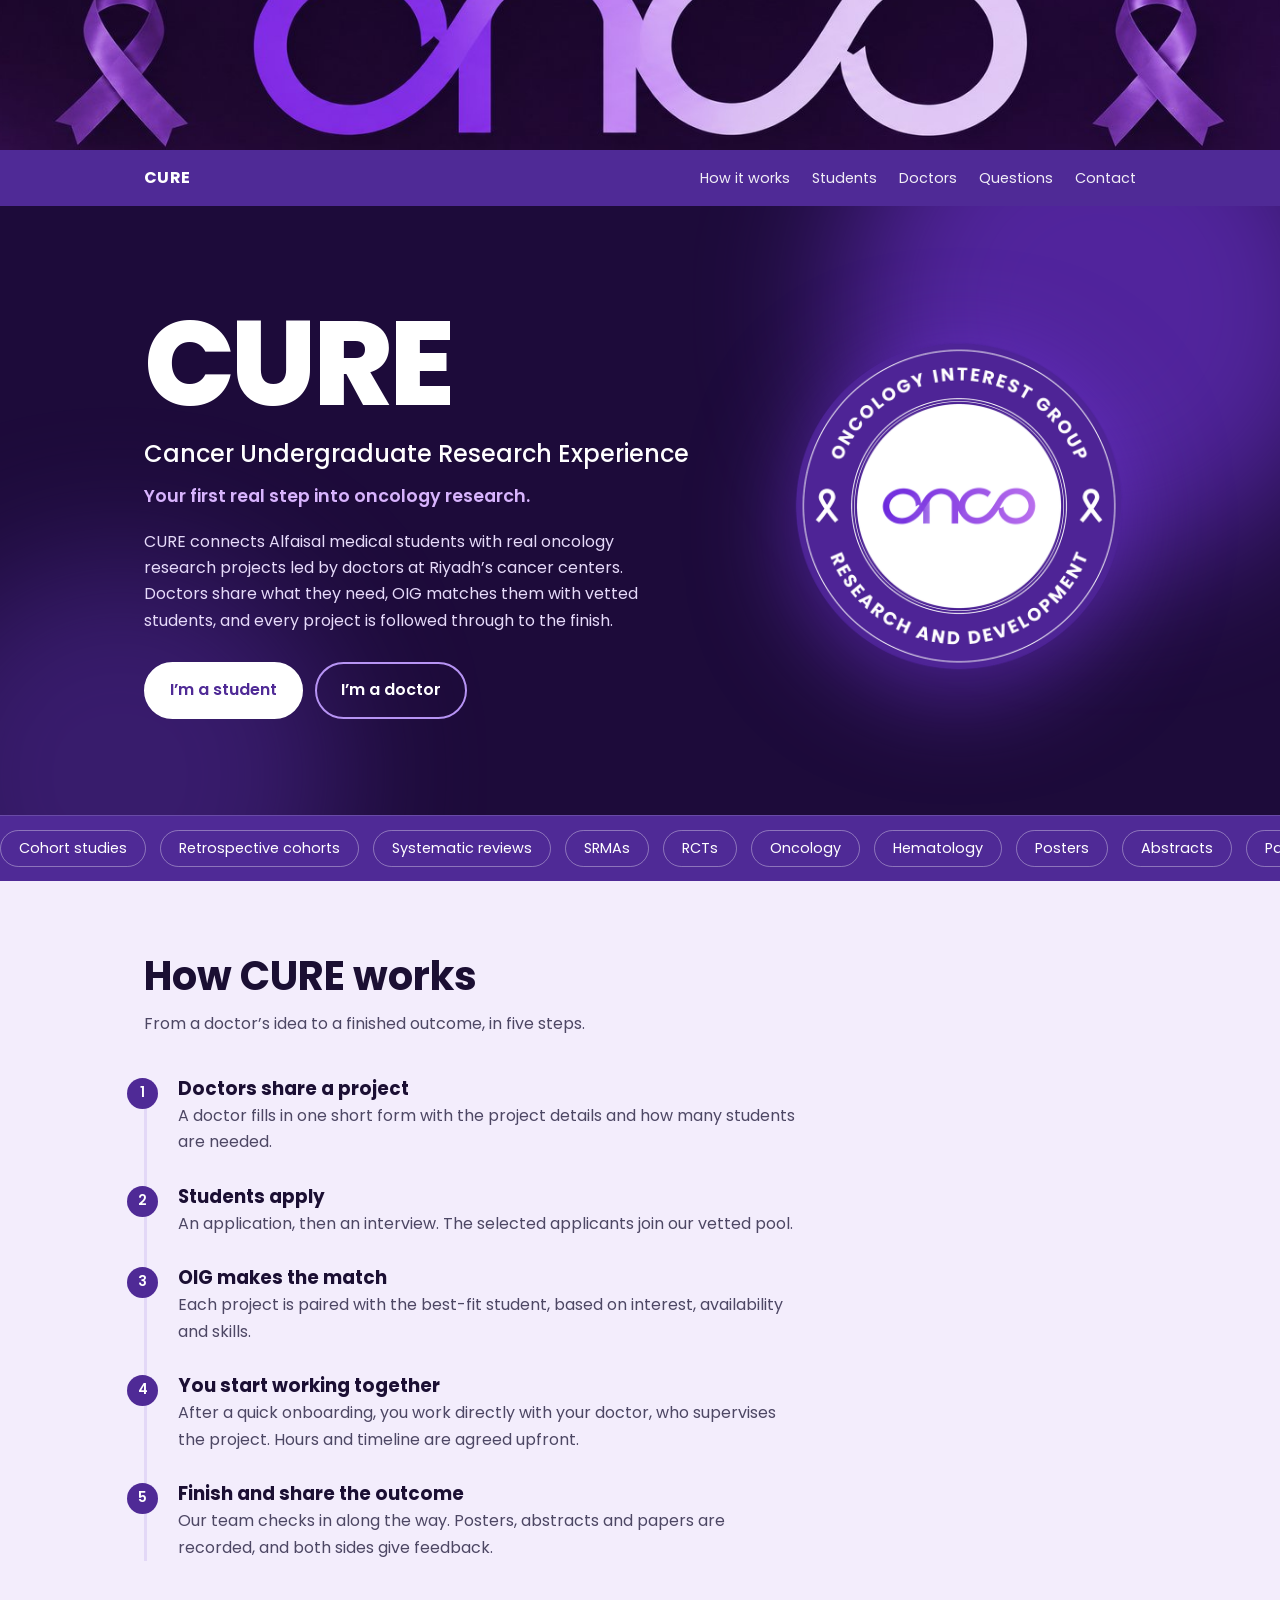
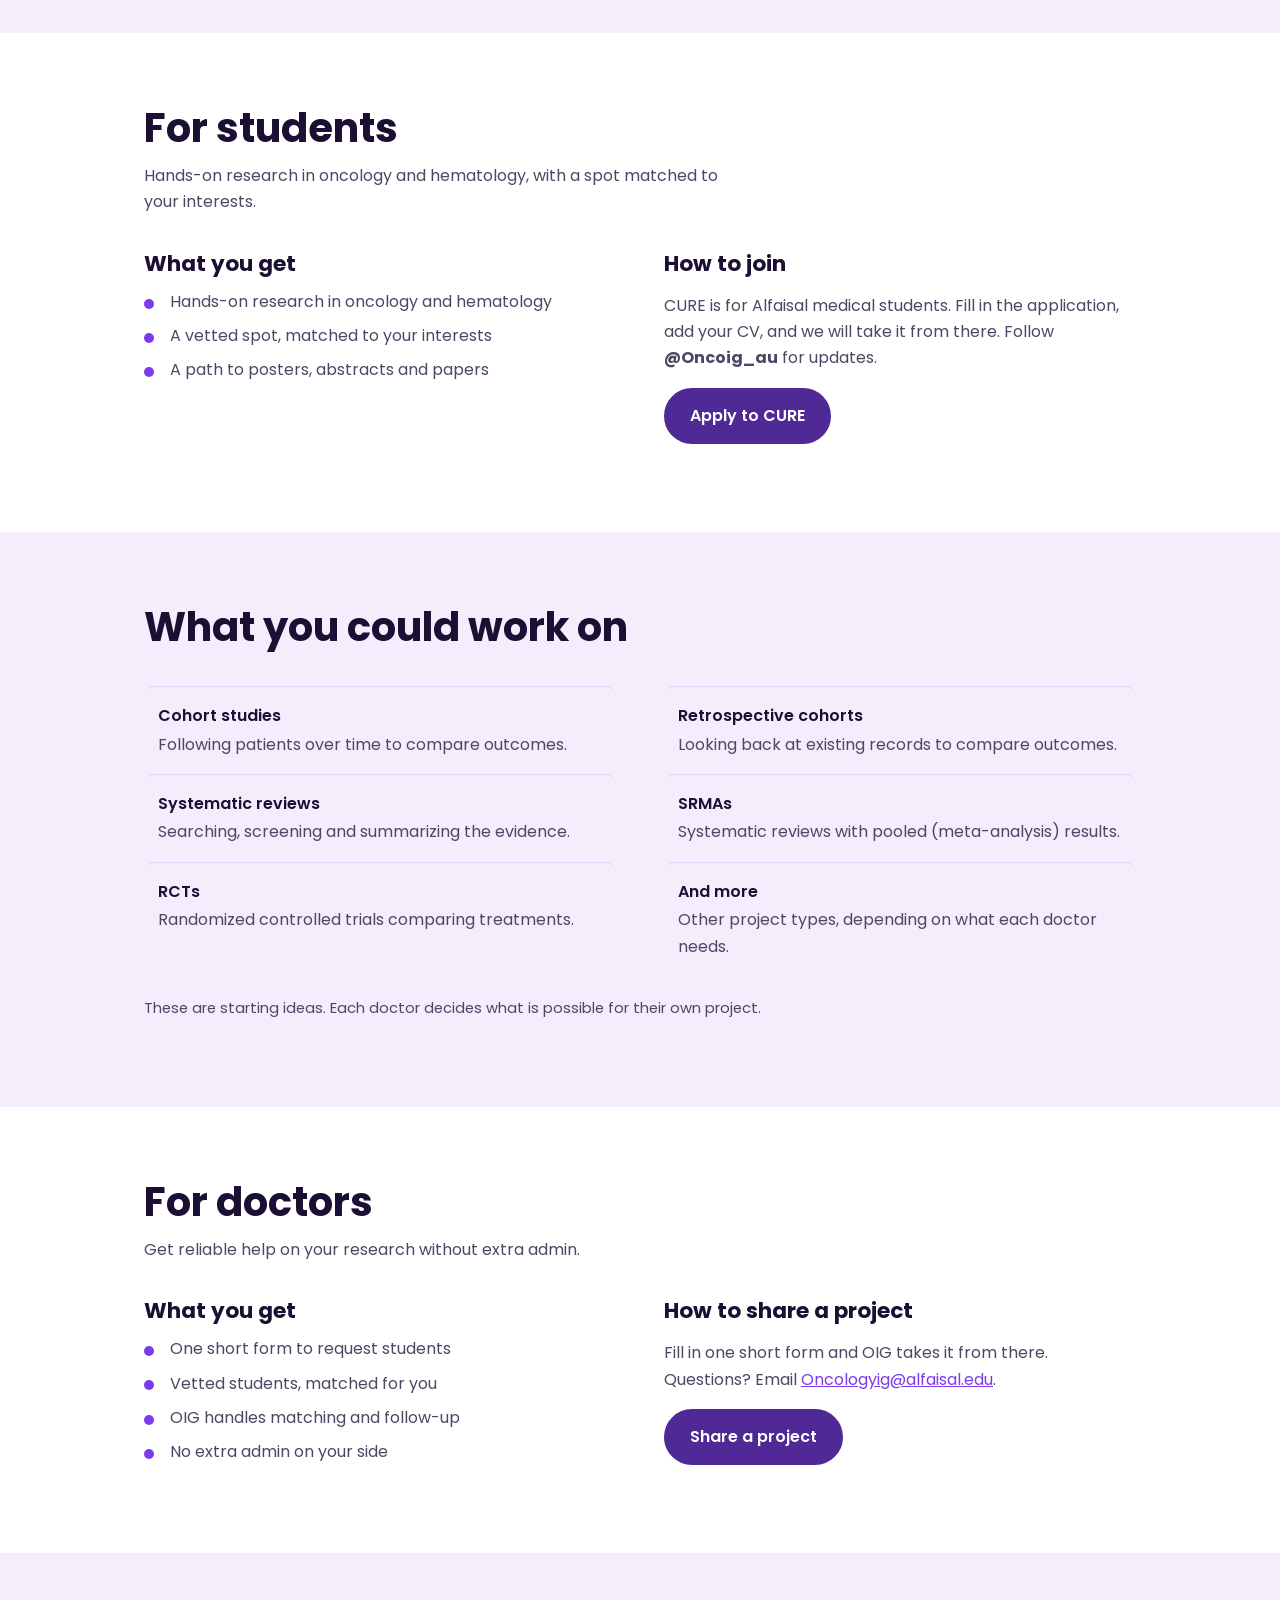
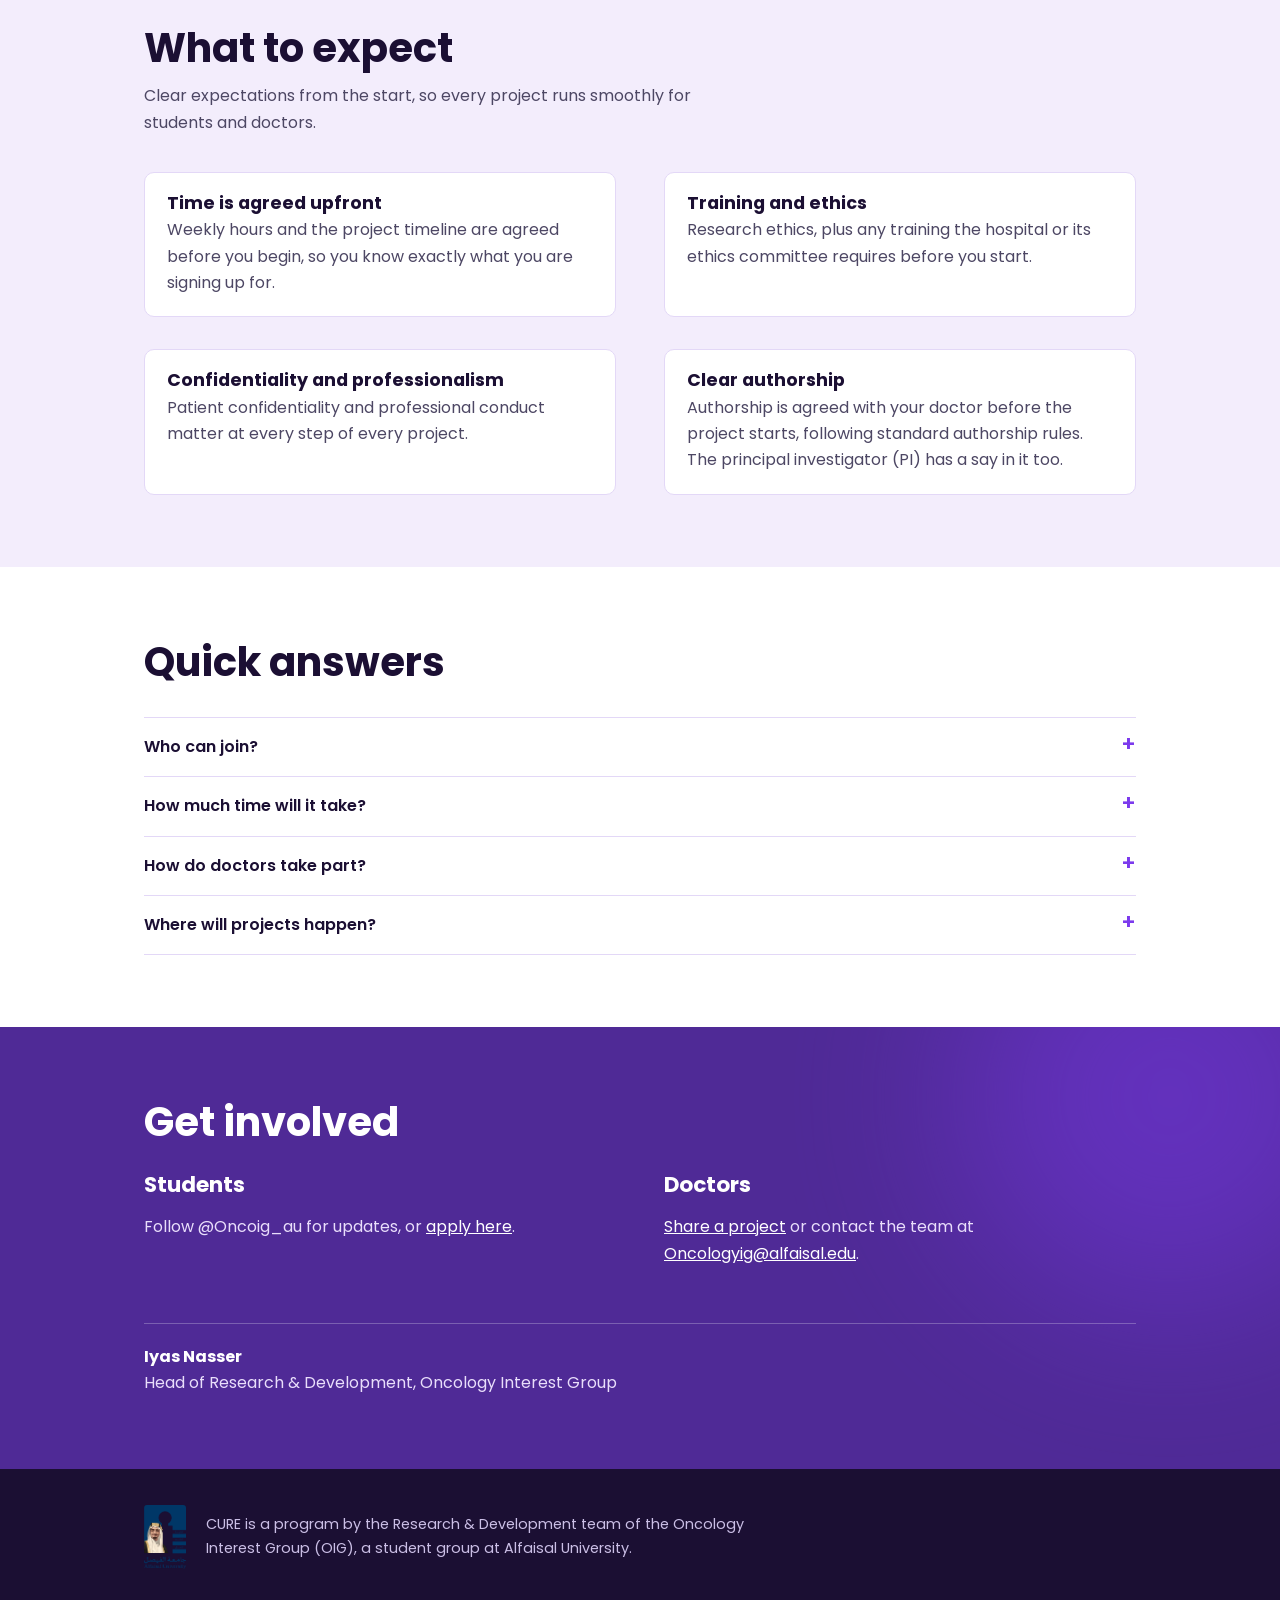
<file: index.html>
<!DOCTYPE html>
<html lang="en">
<head>
<meta charset="utf-8">
<meta name="viewport" content="width=device-width, initial-scale=1">
<title>CURE – Cancer Undergraduate Research Experience | OIG Research &amp; Development</title>
<meta name="description" content="CURE connects Alfaisal medical students with real oncology research projects led by doctors at Riyadh's cancer centers. A program by the Oncology Interest Group's Research & Development team.">
<link rel="icon" href="logo.png">
<link rel="preconnect" href="https://fonts.googleapis.com">
<link rel="preconnect" href="https://fonts.gstatic.com" crossorigin>
<link href="https://fonts.googleapis.com/css2?family=Poppins:wght@400;500;600;700;800&display=swap" rel="stylesheet">
<link rel="stylesheet" href="style.css">
</head>
<body>
<div id="bar"></div>

<div class="banner" role="img" aria-label="Oncology Interest Group banner"></div>

<nav aria-label="Main">
  <div class="wrap">
    <strong>CURE</strong>
    <ul>
      <li><a href="#how">How it works</a></li>
      <li><a href="#students">Students</a></li>
      <li><a href="#doctors">Doctors</a></li>
      <li><a href="#faq">Questions</a></li>
      <li><a href="#contact">Contact</a></li>
    </ul>
  </div>
</nav>

<header class="hero">
  <div class="wrap">
    <div>
      <h1 aria-label="CURE"><span aria-hidden="true">C</span><span aria-hidden="true">U</span><span aria-hidden="true">R</span><span aria-hidden="true">E</span></h1>
      <h2>Cancer Undergraduate Research Experience</h2>
      <p class="tag">Your first real step into oncology research.</p>
      <p>CURE connects Alfaisal medical students with real oncology research projects led by doctors at Riyadh’s cancer centers. Doctors share what they need, OIG matches them with vetted students, and every project is followed through to the finish.</p>
      <div class="btns">
        <a class="btn primary" href="student">I’m a student</a>
        <a class="btn ghost" href="doctor">I’m a doctor</a>
      </div>
    </div>
    <img src="logo.png" alt="Oncology Interest Group, Research and Development seal">
  </div>
</header>

<div class="ticker" aria-hidden="true">
  <div class="ticker-track">
    <span>Cohort studies</span><span>Retrospective cohorts</span><span>Systematic reviews</span><span>SRMAs</span><span>RCTs</span><span>Oncology</span><span>Hematology</span><span>Posters</span><span>Abstracts</span><span>Papers</span>
    <span>Cohort studies</span><span>Retrospective cohorts</span><span>Systematic reviews</span><span>SRMAs</span><span>RCTs</span><span>Oncology</span><span>Hematology</span><span>Posters</span><span>Abstracts</span><span>Papers</span>
  </div>
</div>


<main>
<section id="how" class="tint">
  <div class="wrap">
    <h2 class="title reveal">How CURE works</h2>
    <p class="lead reveal" style="--d:.1s">From a doctor’s idea to a finished outcome, in five steps.</p>
    <ol class="steps" id="steps">
      <li><h3>Doctors share a project</h3><p>A doctor fills in one short form with the project details and how many students are needed.</p></li>
      <li><h3>Students apply</h3><p>An application, then an interview. The selected applicants join our vetted pool.</p></li>
      <li><h3>OIG makes the match</h3><p>Each project is paired with the best-fit student, based on interest, availability and skills.</p></li>
      <li><h3>You start working together</h3><p>After a quick onboarding, you work directly with your doctor, who supervises the project. Hours and timeline are agreed upfront.</p></li>
      <li><h3>Finish and share the outcome</h3><p>Our team checks in along the way. Posters, abstracts and papers are recorded, and both sides give feedback.</p></li>
    </ol>
  </div>
</section>

<section id="students">
  <div class="wrap">
    <h2 class="title reveal">For students</h2>
    <p class="lead reveal" style="--d:.1s">Hands-on research in oncology and hematology, with a spot matched to your interests.</p>
    <div class="cols reveal">
      <div>
        <h3>What you get</h3>
        <ul>
          <li>Hands-on research in oncology and hematology</li>
          <li>A vetted spot, matched to your interests</li>
          <li>A path to posters, abstracts and papers</li>
        </ul>
      </div>
      <div>
        <h3>How to join</h3>
        <p>CURE is for Alfaisal medical students. Fill in the application, add your CV, and we will take it from there. Follow <strong>@Oncoig_au</strong> for updates.</p>
        <p><a class="btn primary" href="student">Apply to CURE</a></p>
      </div>
    </div>
  </div>
</section>

<section id="projects" class="tint">
  <div class="wrap">
    <h2 class="title reveal">What you could work on</h2>
    <dl class="types reveal">
      <div><dt>Cohort studies</dt><dd>Following patients over time to compare outcomes.</dd></div>
      <div><dt>Retrospective cohorts</dt><dd>Looking back at existing records to compare outcomes.</dd></div>
      <div><dt>Systematic reviews</dt><dd>Searching, screening and summarizing the evidence.</dd></div>
      <div><dt>SRMAs</dt><dd>Systematic reviews with pooled (meta-analysis) results.</dd></div>
      <div><dt>RCTs</dt><dd>Randomized controlled trials comparing treatments.</dd></div>
      <div><dt>And more</dt><dd>Other project types, depending on what each doctor needs.</dd></div>
    </dl>
    <p class="note reveal">These are starting ideas. Each doctor decides what is possible for their own project.</p>
  </div>
</section>

<section id="doctors">
  <div class="wrap">
    <h2 class="title reveal">For doctors</h2>
    <p class="lead reveal" style="--d:.1s">Get reliable help on your research without extra admin.</p>
    <div class="cols reveal">
      <div>
        <h3>What you get</h3>
        <ul>
          <li>One short form to request students</li>
          <li>Vetted students, matched for you</li>
          <li>OIG handles matching and follow-up</li>
          <li>No extra admin on your side</li>
        </ul>
      </div>
      <div>
        <h3>How to share a project</h3>
        <p>Fill in one short form and OIG takes it from there. Questions? Email <a href="mailto:Oncologyig@alfaisal.edu">Oncologyig@alfaisal.edu</a>.</p>
        <p><a class="btn primary" href="doctor">Share a project</a></p>
      </div>
    </div>
  </div>
</section>

<section id="expect" class="tint">
  <div class="wrap">
    <h2 class="title reveal">What to expect</h2>
    <p class="lead reveal" style="--d:.1s">Clear expectations from the start, so every project runs smoothly for students and doctors.</p>
    <div class="expect reveal">
      <div><h3>Time is agreed upfront</h3><p>Weekly hours and the project timeline are agreed before you begin, so you know exactly what you are signing up for.</p></div>
      <div><h3>Training and ethics</h3><p>Research ethics, plus any training the hospital or its ethics committee requires before you start.</p></div>
      <div><h3>Confidentiality and professionalism</h3><p>Patient confidentiality and professional conduct matter at every step of every project.</p></div>
      <div><h3>Clear authorship</h3><p>Authorship is agreed with your doctor before the project starts, following standard authorship rules. The principal investigator (PI) has a say in it too.</p></div>
    </div>
  </div>
</section>

<section id="faq">
  <div class="wrap">
    <h2 class="title reveal">Quick answers</h2>
    <div class="faq reveal">
      <details><summary>Who can join?</summary><p>CURE is for Alfaisal medical students.</p></details>
      <details><summary>How much time will it take?</summary><p>It depends on the project. Weekly hours are agreed upfront between you, your doctor and OIG.</p></details>
      <details><summary>How do doctors take part?</summary><p>Doctors fill in one short form. OIG finds a vetted student and handles the follow-up.</p></details>
      <details><summary>Where will projects happen?</summary><p>We are starting with cancer centers in Riyadh, with more partners and cities planned over time.</p></details>
    </div>
  </div>
</section>

<section id="contact" class="join">
  <div class="wrap">
    <h2 class="title reveal">Get involved</h2>
    <div class="cols reveal">
      <div><h3>Students</h3><p>Follow @Oncoig_au for updates, or <a href="student">apply here</a>.</p></div>
      <div><h3>Doctors</h3><p><a href="doctor">Share a project</a> or contact the team at <a href="mailto:Oncologyig@alfaisal.edu">Oncologyig@alfaisal.edu</a>.</p></div>
    </div>
    <div class="sig"><strong>Iyas Nasser</strong>Head of Research &amp; Development, Oncology Interest Group</div>
  </div>
</section>
</main>

<footer>
  <div class="wrap">
    <img src="alfaisal.png" alt="Alfaisal University logo">
    <p>CURE is a program by the Research &amp; Development team of the Oncology Interest Group (OIG), a student group at Alfaisal University.</p>
  </div>
</footer>


<button id="top" aria-label="Back to top">&uarr;</button>
<script>
(function(){
  document.documentElement.classList.add('js');
  var bar=document.getElementById('bar'),nav=document.querySelector('nav'),top=document.getElementById('top'),steps=document.getElementById('steps');
  var links=[].slice.call(document.querySelectorAll('nav a'));
  var secs=links.map(function(a){return document.querySelector(a.getAttribute('href'))});
  function onScroll(){
    var h=document.documentElement,y=window.scrollY,max=h.scrollHeight-window.innerHeight;
    bar.style.width=(max>0?y/max*100:0)+'%';
    nav.classList.toggle('scrolled',y>150);
    top.classList.toggle('show',y>600);
    var cur=-1;secs.forEach(function(s,i){if(s&&s.getBoundingClientRect().top<window.innerHeight*0.4)cur=i});
    links.forEach(function(a,i){a.classList.toggle('active',i===cur)});
    if(steps){var r=steps.getBoundingClientRect();var p=(window.innerHeight*0.6-r.top)/r.height;steps.style.setProperty('--fill',Math.max(0,Math.min(1,p))*100+'%')}
  }
  window.addEventListener('scroll',onScroll,{passive:true});onScroll();
  top.addEventListener('click',function(){window.scrollTo({top:0,behavior:'smooth'})});
  // staggered children
  [].forEach.call(document.querySelectorAll('.types>div,.expect>div,.cols>div'),function(el,i){el.classList.add('reveal');el.style.setProperty('--d',((i%4)*0.1)+'s')});
  var stepLis=[].slice.call(document.querySelectorAll('.steps li'));
  var io=new IntersectionObserver(function(es){es.forEach(function(e){if(e.isIntersecting){var t=e.target;t.classList.add('in');io.unobserve(t);setTimeout(function(){t.classList.remove('reveal','reveal-left');if(!t.matches('.steps li'))t.classList.remove('in');t.style.removeProperty('--d')},1400)}})},{threshold:.15,rootMargin:'0px 0px -6% 0px'});
  [].forEach.call(document.querySelectorAll('.reveal,.reveal-left'),function(el){io.observe(el)});
  stepLis.forEach(function(li,i){li.classList.add('reveal-left');li.style.setProperty('--d',(i*0.08)+'s');io.observe(li)});
})();
</script>
</body>
</html>
</file>
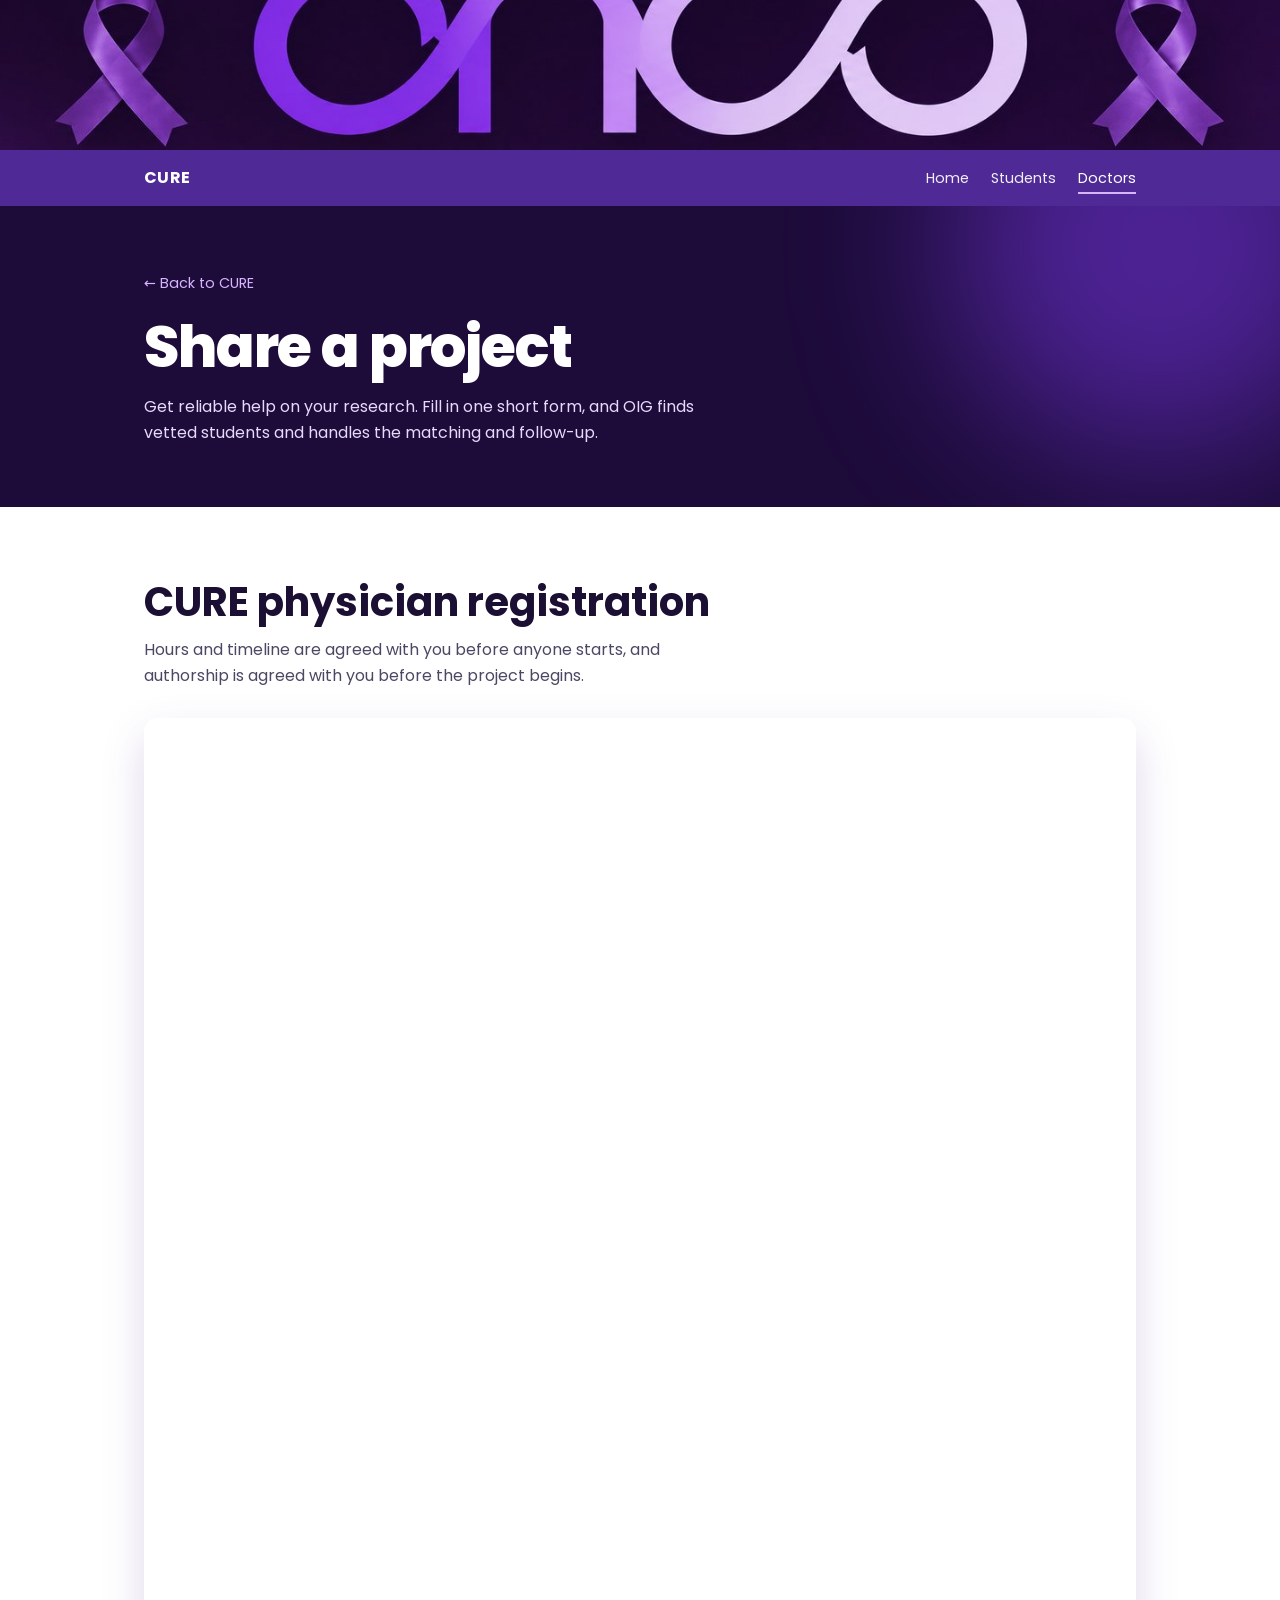
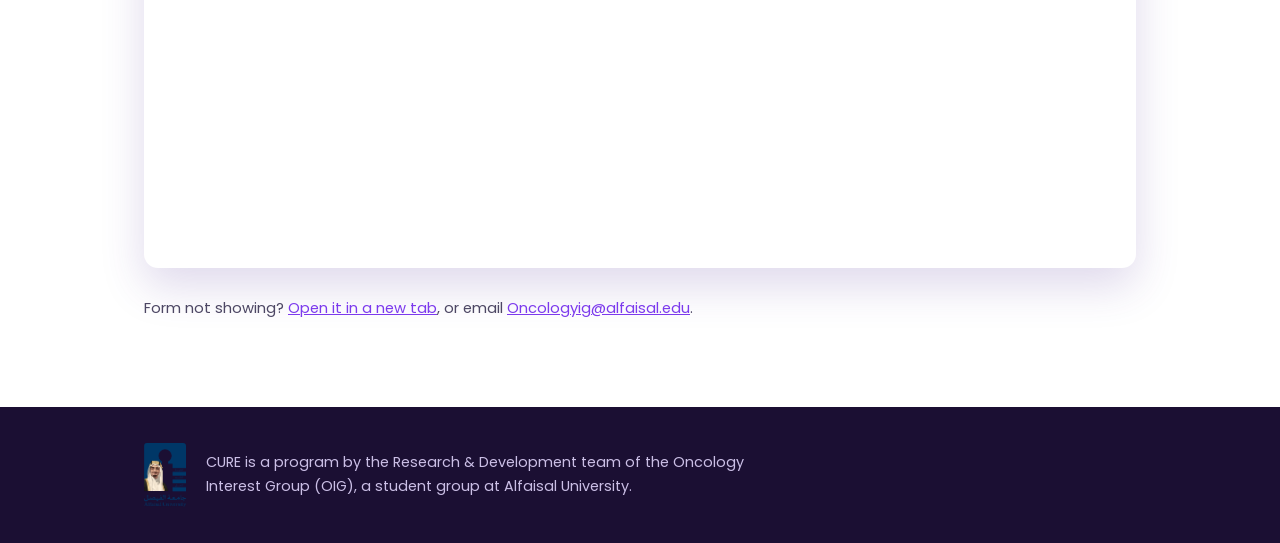
<file: doctor (1).html>
<!DOCTYPE html>
<html lang="en">
<head>
<meta charset="utf-8">
<meta name="viewport" content="width=device-width, initial-scale=1">
<title>Share a project | CURE | OIG Research &amp; Development</title>
<meta name="description" content="Doctors: share an oncology research project with CURE and OIG will match you with vetted Alfaisal medical students.">
<link rel="icon" href="logo.png">
<link rel="preconnect" href="https://fonts.googleapis.com">
<link rel="preconnect" href="https://fonts.gstatic.com" crossorigin>
<link href="https://fonts.googleapis.com/css2?family=Poppins:wght@400;500;600;700;800&display=swap" rel="stylesheet">
<link rel="stylesheet" href="style.css">
</head>
<body>
<div id="bar"></div>
<div class="banner" role="img" aria-label="Oncology Interest Group banner"></div>
<nav aria-label="Main">
  <div class="wrap">
    <strong>CURE</strong>
    <ul>
      <li><a href="./">Home</a></li>
      <li><a href="student">Students</a></li>
      <li><a href="doctor" class="active">Doctors</a></li>
    </ul>
  </div>
</nav>

<header class="phero">
  <div class="wrap">
    <a class="back" href="./">&larr; Back to CURE</a>
    <h1>Share a project</h1>
    <p>Get reliable help on your research. Fill in one short form, and OIG finds vetted students and handles the matching and follow-up.</p>
  </div>
</header>

<main>
<section>
  <div class="wrap">
    <h2 class="title reveal">CURE physician registration</h2>
    <p class="lead reveal">Hours and timeline are agreed with you before anyone starts, and authorship is agreed with you before the project begins.</p>
    <div class="formbox reveal">
      <iframe class="formframe" src="https://docs.google.com/forms/d/e/1FAIpQLScTlOULSvCtsJJvkOOB1kuvrYhJKRGG2uxBEiDVaPfpjVsCLA/viewform?embedded=true" title="CURE physician registration form" loading="lazy">Loading…</iframe>
      <p class="note">Form not showing? <a href="https://docs.google.com/forms/d/e/1FAIpQLScTlOULSvCtsJJvkOOB1kuvrYhJKRGG2uxBEiDVaPfpjVsCLA/viewform" target="_blank" rel="noopener">Open it in a new tab</a>, or email <a href="mailto:Oncologyig@alfaisal.edu">Oncologyig@alfaisal.edu</a>.</p>
    </div>
  </div>
</section>
</main>

<footer>
  <div class="wrap">
    <img src="alfaisal.png" alt="Alfaisal University logo">
    <p>CURE is a program by the Research &amp; Development team of the Oncology Interest Group (OIG), a student group at Alfaisal University.</p>
  </div>
</footer>
<script>
(function(){
  document.documentElement.classList.add('js');
  var bar=document.getElementById('bar'),nav=document.querySelector('nav');
  function f(){var h=document.documentElement,max=h.scrollHeight-innerHeight;bar.style.width=(max>0?scrollY/max*100:0)+'%';nav.classList.toggle('scrolled',scrollY>150)}
  addEventListener('scroll',f,{passive:true});f();
  var els=[].slice.call(document.querySelectorAll('.cols>div,.reveal'));
  els.forEach(function(el,i){el.classList.add('reveal');el.style.setProperty('--d',((i%3)*0.1)+'s')});
  var io=new IntersectionObserver(function(es){es.forEach(function(e){if(e.isIntersecting){var t=e.target;t.classList.add('in');io.unobserve(t);setTimeout(function(){t.classList.remove('reveal','in');t.style.removeProperty('--d')},1400)}})},{threshold:.15});
  els.forEach(function(el){io.observe(el)});
})();
</script>
</body>
</html>
</file>
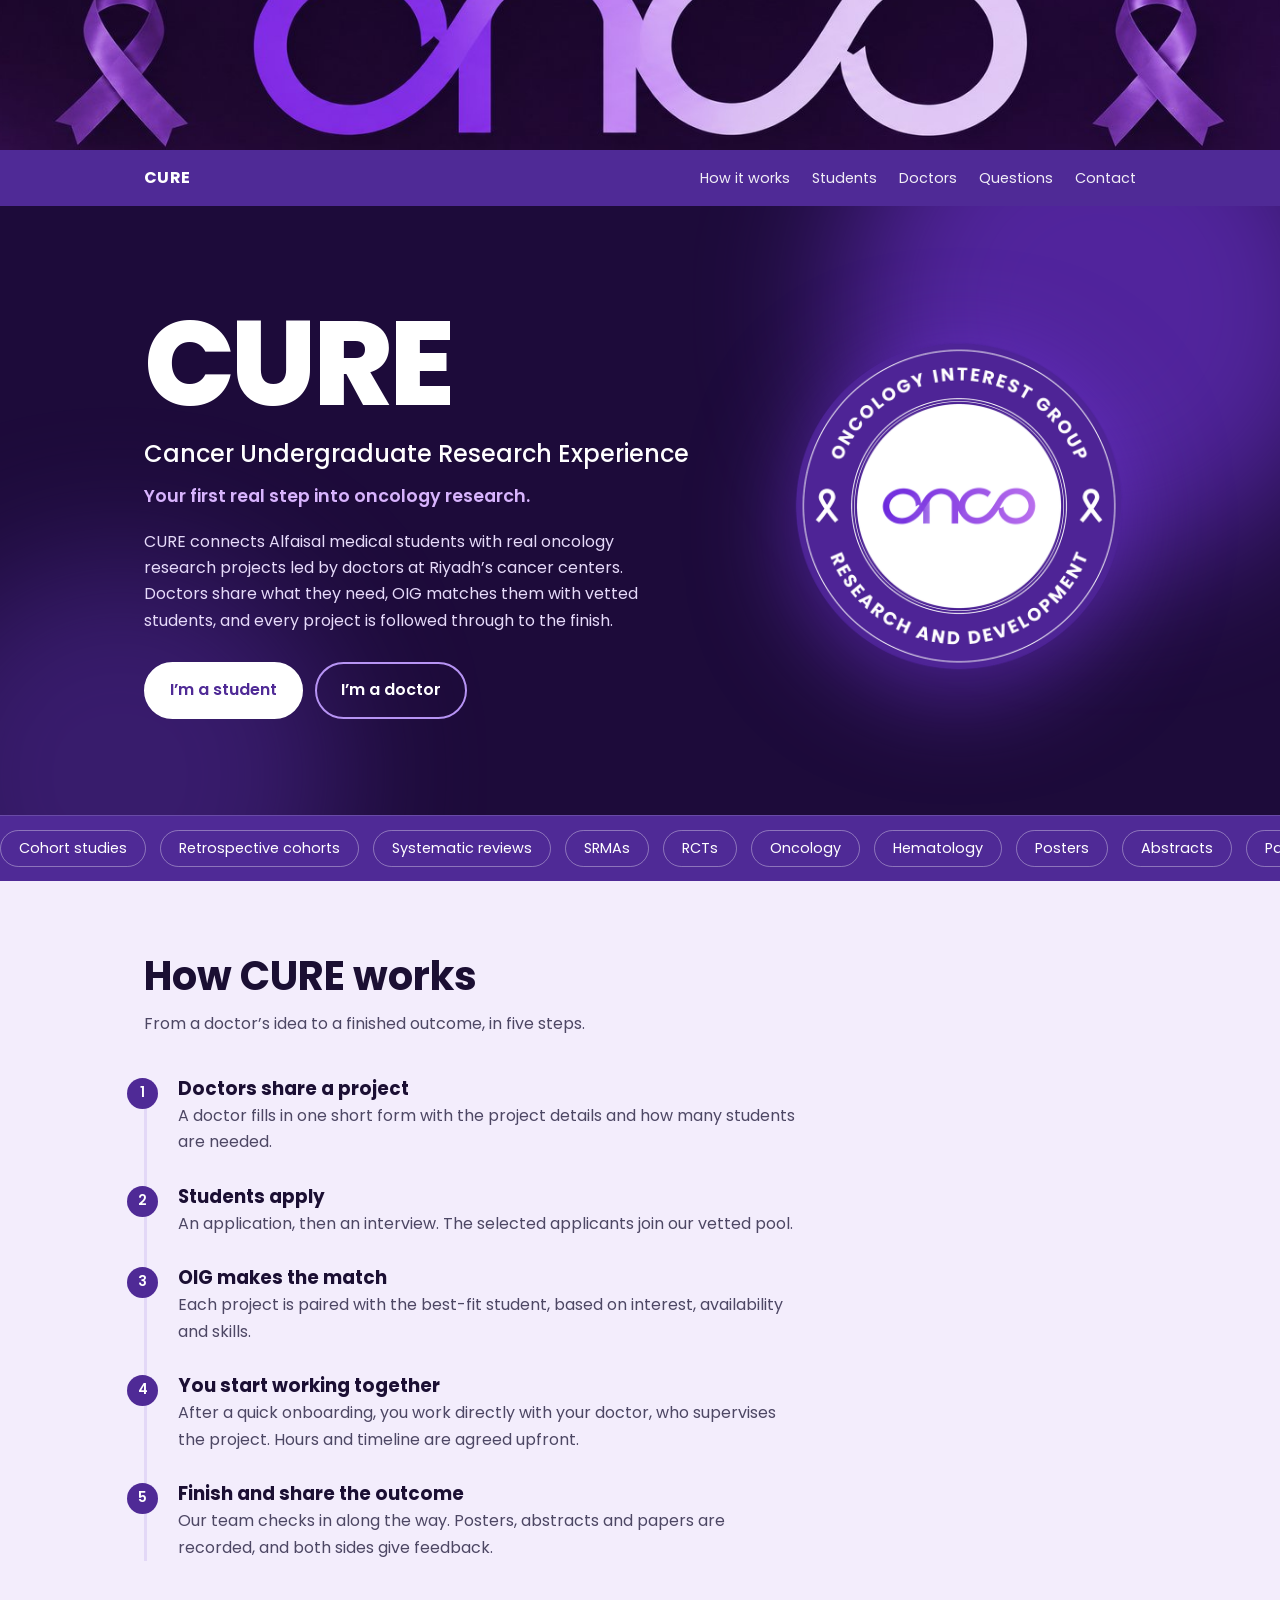
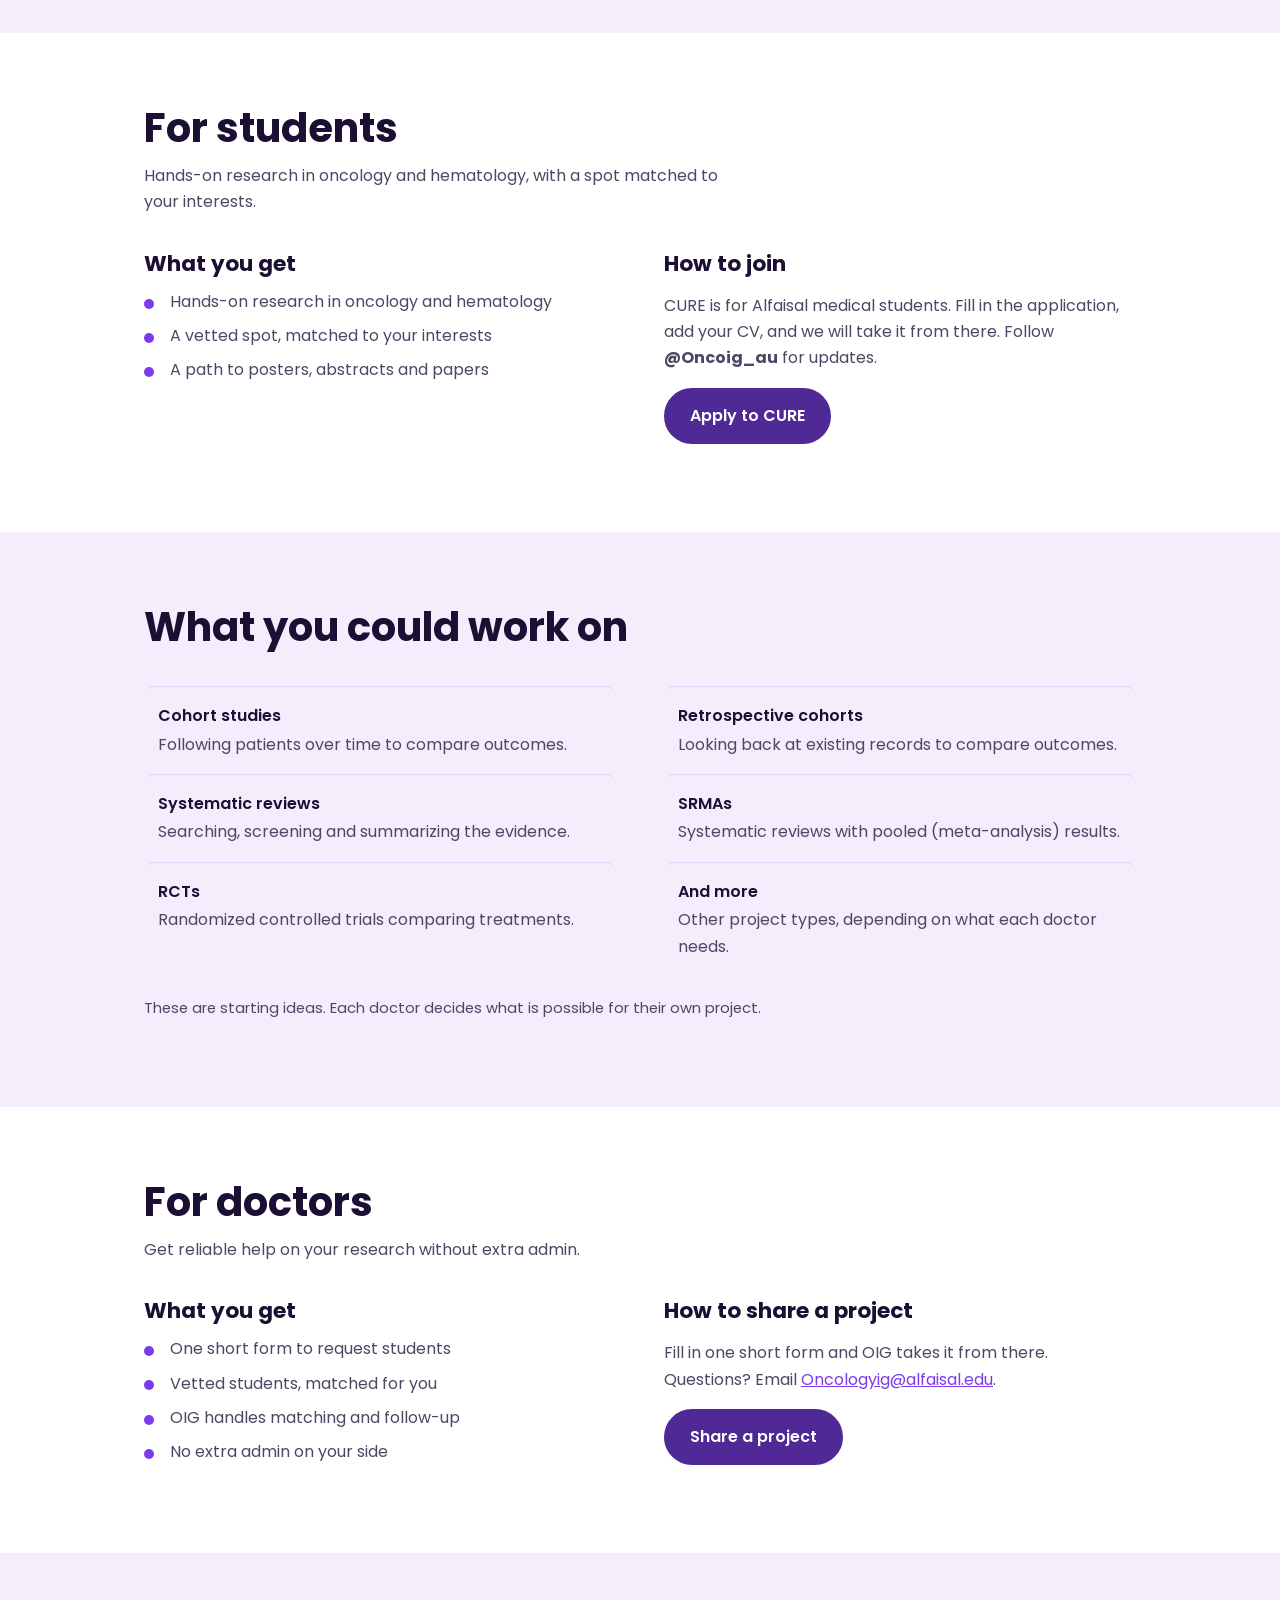
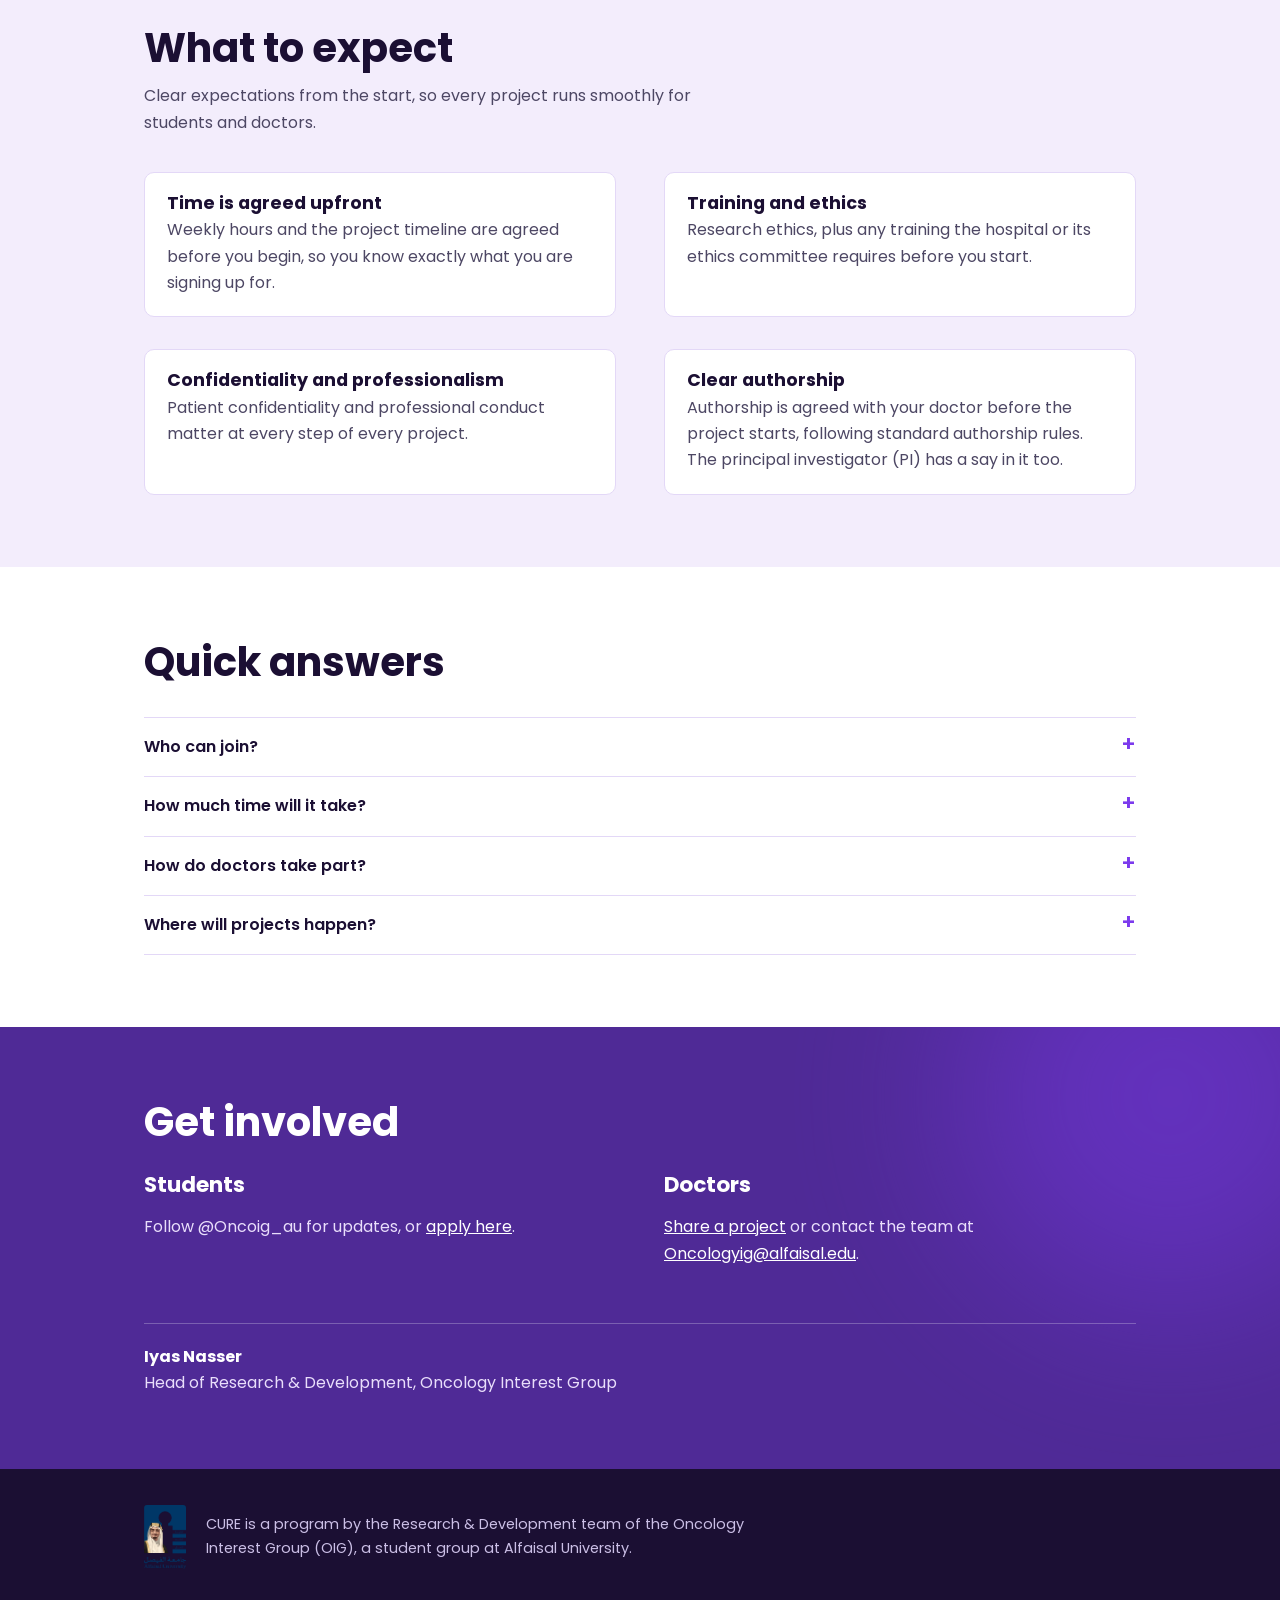
<file: index (3).html>
<!DOCTYPE html>
<html lang="en">
<head>
<meta charset="utf-8">
<meta name="viewport" content="width=device-width, initial-scale=1">
<title>CURE – Cancer Undergraduate Research Experience | OIG Research &amp; Development</title>
<meta name="description" content="CURE connects Alfaisal medical students with real oncology research projects led by doctors at Riyadh's cancer centers. A program by the Oncology Interest Group's Research & Development team.">
<link rel="icon" href="logo.png">
<link rel="preconnect" href="https://fonts.googleapis.com">
<link rel="preconnect" href="https://fonts.gstatic.com" crossorigin>
<link href="https://fonts.googleapis.com/css2?family=Poppins:wght@400;500;600;700;800&display=swap" rel="stylesheet">
<link rel="stylesheet" href="style.css">
</head>
<body>
<div id="bar"></div>

<div class="banner" role="img" aria-label="Oncology Interest Group banner"></div>

<nav aria-label="Main">
  <div class="wrap">
    <strong>CURE</strong>
    <ul>
      <li><a href="#how">How it works</a></li>
      <li><a href="#students">Students</a></li>
      <li><a href="#doctors">Doctors</a></li>
      <li><a href="#faq">Questions</a></li>
      <li><a href="#contact">Contact</a></li>
    </ul>
  </div>
</nav>

<header class="hero">
  <div class="wrap">
    <div>
      <h1 aria-label="CURE"><span aria-hidden="true">C</span><span aria-hidden="true">U</span><span aria-hidden="true">R</span><span aria-hidden="true">E</span></h1>
      <h2>Cancer Undergraduate Research Experience</h2>
      <p class="tag">Your first real step into oncology research.</p>
      <p>CURE connects Alfaisal medical students with real oncology research projects led by doctors at Riyadh’s cancer centers. Doctors share what they need, OIG matches them with vetted students, and every project is followed through to the finish.</p>
      <div class="btns">
        <a class="btn primary" href="student.html">I’m a student</a>
        <a class="btn ghost" href="doctor.html">I’m a doctor</a>
      </div>
    </div>
    <img src="logo.png" alt="Oncology Interest Group, Research and Development seal">
  </div>
</header>

<div class="ticker" aria-hidden="true">
  <div class="ticker-track">
    <span>Cohort studies</span><span>Retrospective cohorts</span><span>Systematic reviews</span><span>SRMAs</span><span>RCTs</span><span>Oncology</span><span>Hematology</span><span>Posters</span><span>Abstracts</span><span>Papers</span>
    <span>Cohort studies</span><span>Retrospective cohorts</span><span>Systematic reviews</span><span>SRMAs</span><span>RCTs</span><span>Oncology</span><span>Hematology</span><span>Posters</span><span>Abstracts</span><span>Papers</span>
  </div>
</div>


<main>
<section id="how" class="tint">
  <div class="wrap">
    <h2 class="title reveal">How CURE works</h2>
    <p class="lead reveal" style="--d:.1s">From a doctor’s idea to a finished outcome, in five steps.</p>
    <ol class="steps" id="steps">
      <li><h3>Doctors share a project</h3><p>A doctor fills in one short form with the project details and how many students are needed.</p></li>
      <li><h3>Students apply</h3><p>An application, then an interview. The selected applicants join our vetted pool.</p></li>
      <li><h3>OIG makes the match</h3><p>Each project is paired with the best-fit student, based on interest, availability and skills.</p></li>
      <li><h3>You start working together</h3><p>After a quick onboarding, you work directly with your doctor, who supervises the project. Hours and timeline are agreed upfront.</p></li>
      <li><h3>Finish and share the outcome</h3><p>Our team checks in along the way. Posters, abstracts and papers are recorded, and both sides give feedback.</p></li>
    </ol>
  </div>
</section>

<section id="students">
  <div class="wrap">
    <h2 class="title reveal">For students</h2>
    <p class="lead reveal" style="--d:.1s">Hands-on research in oncology and hematology, with a spot matched to your interests.</p>
    <div class="cols reveal">
      <div>
        <h3>What you get</h3>
        <ul>
          <li>Hands-on research in oncology and hematology</li>
          <li>A vetted spot, matched to your interests</li>
          <li>A path to posters, abstracts and papers</li>
        </ul>
      </div>
      <div>
        <h3>How to join</h3>
        <p>CURE is for Alfaisal medical students. Fill in the application, add your CV, and we will take it from there. Follow <strong>@Oncoig_au</strong> for updates.</p>
        <p><a class="btn primary" href="student.html">Apply to CURE</a></p>
      </div>
    </div>
  </div>
</section>

<section id="projects" class="tint">
  <div class="wrap">
    <h2 class="title reveal">What you could work on</h2>
    <dl class="types reveal">
      <div><dt>Cohort studies</dt><dd>Following patients over time to compare outcomes.</dd></div>
      <div><dt>Retrospective cohorts</dt><dd>Looking back at existing records to compare outcomes.</dd></div>
      <div><dt>Systematic reviews</dt><dd>Searching, screening and summarizing the evidence.</dd></div>
      <div><dt>SRMAs</dt><dd>Systematic reviews with pooled (meta-analysis) results.</dd></div>
      <div><dt>RCTs</dt><dd>Randomized controlled trials comparing treatments.</dd></div>
      <div><dt>And more</dt><dd>Other project types, depending on what each doctor needs.</dd></div>
    </dl>
    <p class="note reveal">These are starting ideas. Each doctor decides what is possible for their own project.</p>
  </div>
</section>

<section id="doctors">
  <div class="wrap">
    <h2 class="title reveal">For doctors</h2>
    <p class="lead reveal" style="--d:.1s">Get reliable help on your research without extra admin.</p>
    <div class="cols reveal">
      <div>
        <h3>What you get</h3>
        <ul>
          <li>One short form to request students</li>
          <li>Vetted students, matched for you</li>
          <li>OIG handles matching and follow-up</li>
          <li>No extra admin on your side</li>
        </ul>
      </div>
      <div>
        <h3>How to share a project</h3>
        <p>Fill in one short form and OIG takes it from there. Questions? Email <a href="mailto:Oncologyig@alfaisal.edu">Oncologyig@alfaisal.edu</a>.</p>
        <p><a class="btn primary" href="doctor.html">Share a project</a></p>
      </div>
    </div>
  </div>
</section>

<section id="expect" class="tint">
  <div class="wrap">
    <h2 class="title reveal">What to expect</h2>
    <p class="lead reveal" style="--d:.1s">Clear expectations from the start, so every project runs smoothly for students and doctors.</p>
    <div class="expect reveal">
      <div><h3>Time is agreed upfront</h3><p>Weekly hours and the project timeline are agreed before you begin, so you know exactly what you are signing up for.</p></div>
      <div><h3>Training and ethics</h3><p>Research ethics, plus any training the hospital or its ethics committee requires before you start.</p></div>
      <div><h3>Confidentiality and professionalism</h3><p>Patient confidentiality and professional conduct matter at every step of every project.</p></div>
      <div><h3>Clear authorship</h3><p>Authorship is agreed with your doctor before the project starts, following standard authorship rules. The principal investigator (PI) has a say in it too.</p></div>
    </div>
  </div>
</section>

<section id="faq">
  <div class="wrap">
    <h2 class="title reveal">Quick answers</h2>
    <div class="faq reveal">
      <details><summary>Who can join?</summary><p>CURE is for Alfaisal medical students.</p></details>
      <details><summary>How much time will it take?</summary><p>It depends on the project. Weekly hours are agreed upfront between you, your doctor and OIG.</p></details>
      <details><summary>How do doctors take part?</summary><p>Doctors fill in one short form. OIG finds a vetted student and handles the follow-up.</p></details>
      <details><summary>Where will projects happen?</summary><p>We are starting with cancer centers in Riyadh, with more partners and cities planned over time.</p></details>
    </div>
  </div>
</section>

<section id="contact" class="join">
  <div class="wrap">
    <h2 class="title reveal">Get involved</h2>
    <div class="cols reveal">
      <div><h3>Students</h3><p>Follow @Oncoig_au for updates, or <a href="student.html">apply here</a>.</p></div>
      <div><h3>Doctors</h3><p><a href="doctor.html">Share a project</a> or contact the team at <a href="mailto:Oncologyig@alfaisal.edu">Oncologyig@alfaisal.edu</a>.</p></div>
    </div>
    <div class="sig"><strong>Iyas Nasser</strong>Head of Research &amp; Development, Oncology Interest Group</div>
  </div>
</section>
</main>

<footer>
  <div class="wrap">
    <img src="alfaisal.png" alt="Alfaisal University logo">
    <p>CURE is a program by the Research &amp; Development team of the Oncology Interest Group (OIG), a student group at Alfaisal University.</p>
  </div>
</footer>


<button id="top" aria-label="Back to top">&uarr;</button>
<script>
(function(){
  document.documentElement.classList.add('js');
  var bar=document.getElementById('bar'),nav=document.querySelector('nav'),top=document.getElementById('top'),steps=document.getElementById('steps');
  var links=[].slice.call(document.querySelectorAll('nav a'));
  var secs=links.map(function(a){return document.querySelector(a.getAttribute('href'))});
  function onScroll(){
    var h=document.documentElement,y=window.scrollY,max=h.scrollHeight-window.innerHeight;
    bar.style.width=(max>0?y/max*100:0)+'%';
    nav.classList.toggle('scrolled',y>150);
    top.classList.toggle('show',y>600);
    var cur=-1;secs.forEach(function(s,i){if(s&&s.getBoundingClientRect().top<window.innerHeight*0.4)cur=i});
    links.forEach(function(a,i){a.classList.toggle('active',i===cur)});
    if(steps){var r=steps.getBoundingClientRect();var p=(window.innerHeight*0.6-r.top)/r.height;steps.style.setProperty('--fill',Math.max(0,Math.min(1,p))*100+'%')}
  }
  window.addEventListener('scroll',onScroll,{passive:true});onScroll();
  top.addEventListener('click',function(){window.scrollTo({top:0,behavior:'smooth'})});
  // staggered children
  [].forEach.call(document.querySelectorAll('.types>div,.expect>div,.cols>div'),function(el,i){el.classList.add('reveal');el.style.setProperty('--d',((i%4)*0.1)+'s')});
  var stepLis=[].slice.call(document.querySelectorAll('.steps li'));
  var io=new IntersectionObserver(function(es){es.forEach(function(e){if(e.isIntersecting){var t=e.target;t.classList.add('in');io.unobserve(t);setTimeout(function(){t.classList.remove('reveal','reveal-left');if(!t.matches('.steps li'))t.classList.remove('in');t.style.removeProperty('--d')},1400)}})},{threshold:.15,rootMargin:'0px 0px -6% 0px'});
  [].forEach.call(document.querySelectorAll('.reveal,.reveal-left'),function(el){io.observe(el)});
  stepLis.forEach(function(li,i){li.classList.add('reveal-left');li.style.setProperty('--d',(i*0.08)+'s');io.observe(li)});
})();
</script>
</body>
</html>
</file>
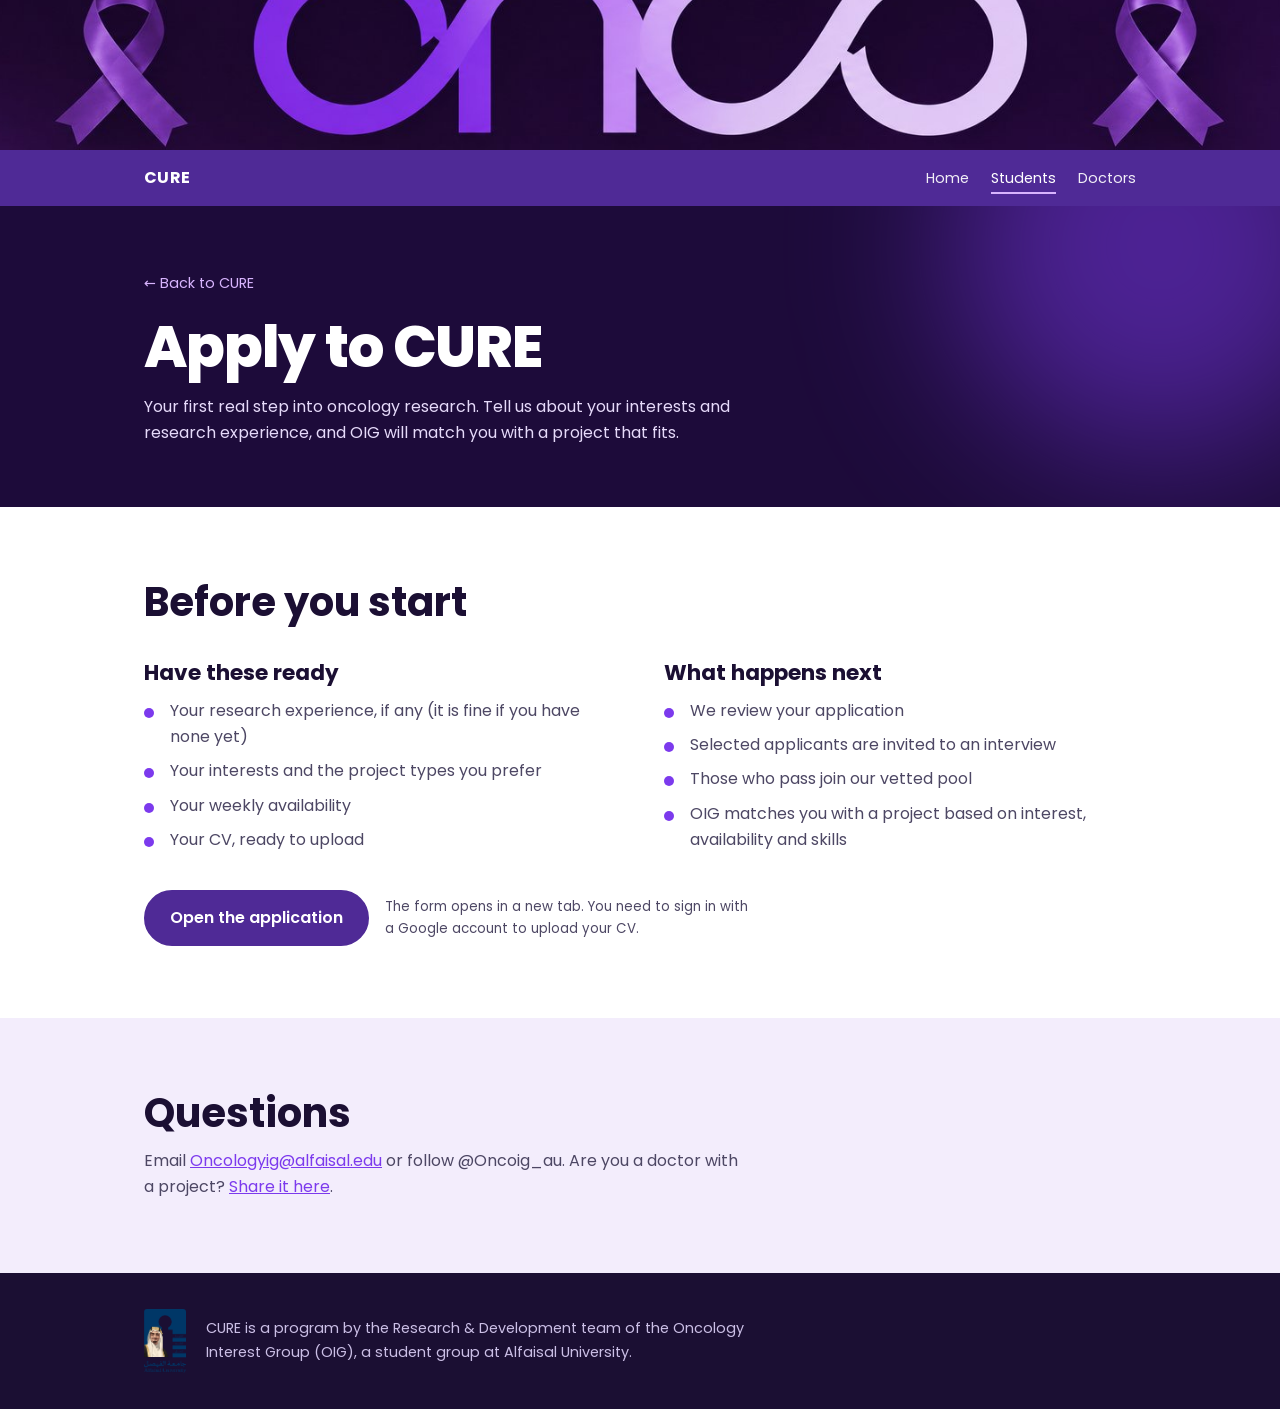
<file: student (1).html>
<!DOCTYPE html>
<html lang="en">
<head>
<meta charset="utf-8">
<meta name="viewport" content="width=device-width, initial-scale=1">
<title>Student application | CURE | OIG Research &amp; Development</title>
<meta name="description" content="Apply to CURE, the Cancer Undergraduate Research Experience, a program by the Oncology Interest Group's Research & Development team at Alfaisal University.">
<link rel="icon" href="logo.png">
<link rel="preconnect" href="https://fonts.googleapis.com">
<link rel="preconnect" href="https://fonts.gstatic.com" crossorigin>
<link href="https://fonts.googleapis.com/css2?family=Poppins:wght@400;500;600;700;800&display=swap" rel="stylesheet">
<link rel="stylesheet" href="style.css">
</head>
<body>
<div id="bar"></div>
<div class="banner" role="img" aria-label="Oncology Interest Group banner"></div>
<nav aria-label="Main">
  <div class="wrap">
    <strong>CURE</strong>
    <ul>
      <li><a href="index.html">Home</a></li>
      <li><a href="student.html" class="active">Students</a></li>
      <li><a href="doctor.html">Doctors</a></li>
    </ul>
  </div>
</nav>

<header class="phero">
  <div class="wrap">
    <a class="back" href="index.html">&larr; Back to CURE</a>
    <h1>Apply to CURE</h1>
    <p>Your first real step into oncology research. Tell us about your interests and research experience, and OIG will match you with a project that fits.</p>
  </div>
</header>

<main>
<section>
  <div class="wrap">
    <h2 class="title reveal">Before you start</h2>
    <div class="cols">
      <div>
        <h3>Have these ready</h3>
        <ul>
          <li>Your research experience, if any (it is fine if you have none yet)</li>
          <li>Your interests and the project types you prefer</li>
          <li>Your weekly availability</li>
          <li>Your CV, ready to upload</li>
        </ul>
      </div>
      <div>
        <h3>What happens next</h3>
        <ul>
          <li>We review your application</li>
          <li>Selected applicants are invited to an interview</li>
          <li>Those who pass join our vetted pool</li>
          <li>OIG matches you with a project based on interest, availability and skills</li>
        </ul>
      </div>
    </div>
    <div class="apply reveal">
      <a class="btn primary" href="https://forms.gle/ko29QHwdFSTnEQkd6" target="_blank" rel="noopener">Open the application</a>
      <small>The form opens in a new tab. You need to sign in with a Google account to upload your CV.</small>
    </div>
  </div>
</section>

<section class="tint">
  <div class="wrap">
    <h2 class="title reveal">Questions</h2>
    <p class="lead reveal">Email <a href="mailto:Oncologyig@alfaisal.edu">Oncologyig@alfaisal.edu</a> or follow @Oncoig_au. Are you a doctor with a project? <a href="doctor.html">Share it here</a>.</p>
  </div>
</section>
</main>

<footer>
  <div class="wrap">
    <img src="alfaisal.png" alt="Alfaisal University logo">
    <p>CURE is a program by the Research &amp; Development team of the Oncology Interest Group (OIG), a student group at Alfaisal University.</p>
  </div>
</footer>
<script>
(function(){
  document.documentElement.classList.add('js');
  var bar=document.getElementById('bar'),nav=document.querySelector('nav');
  function f(){var h=document.documentElement,max=h.scrollHeight-innerHeight;bar.style.width=(max>0?scrollY/max*100:0)+'%';nav.classList.toggle('scrolled',scrollY>150)}
  addEventListener('scroll',f,{passive:true});f();
  var els=[].slice.call(document.querySelectorAll('.cols>div,.reveal'));
  els.forEach(function(el,i){el.classList.add('reveal');el.style.setProperty('--d',((i%3)*0.1)+'s')});
  var io=new IntersectionObserver(function(es){es.forEach(function(e){if(e.isIntersecting){var t=e.target;t.classList.add('in');io.unobserve(t);setTimeout(function(){t.classList.remove('reveal','in');t.style.removeProperty('--d')},1400)}})},{threshold:.15});
  els.forEach(function(el){io.observe(el)});
})();
</script>
</body>
</html>
</file>
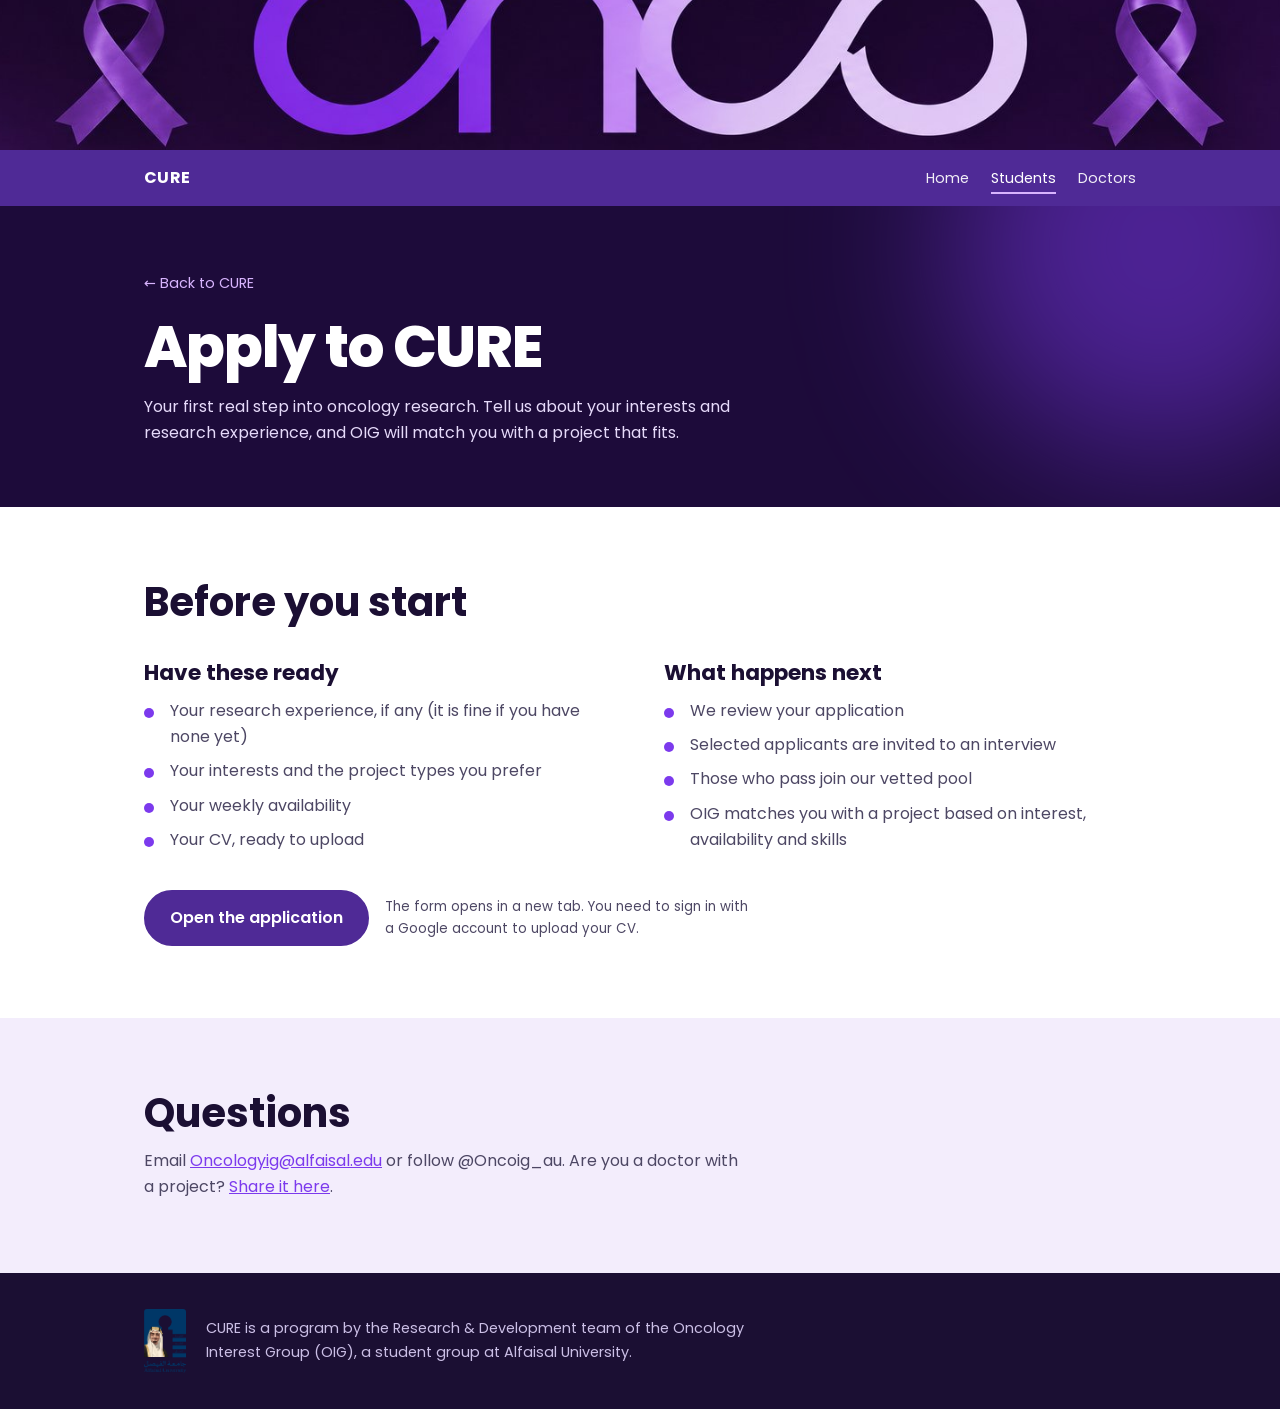
<file: student (3).html>
<!DOCTYPE html>
<html lang="en">
<head>
<meta charset="utf-8">
<meta name="viewport" content="width=device-width, initial-scale=1">
<title>Student application | CURE | OIG Research &amp; Development</title>
<meta name="description" content="Apply to CURE, the Cancer Undergraduate Research Experience, a program by the Oncology Interest Group's Research & Development team at Alfaisal University.">
<link rel="icon" href="logo.png">
<link rel="preconnect" href="https://fonts.googleapis.com">
<link rel="preconnect" href="https://fonts.gstatic.com" crossorigin>
<link href="https://fonts.googleapis.com/css2?family=Poppins:wght@400;500;600;700;800&display=swap" rel="stylesheet">
<link rel="stylesheet" href="style.css">
</head>
<body>
<div id="bar"></div>
<div class="banner" role="img" aria-label="Oncology Interest Group banner"></div>
<nav aria-label="Main">
  <div class="wrap">
    <strong>CURE</strong>
    <ul>
      <li><a href="./">Home</a></li>
      <li><a href="student" class="active">Students</a></li>
      <li><a href="doctor">Doctors</a></li>
    </ul>
  </div>
</nav>

<header class="phero">
  <div class="wrap">
    <a class="back" href="./">&larr; Back to CURE</a>
    <h1>Apply to CURE</h1>
    <p>Your first real step into oncology research. Tell us about your interests and research experience, and OIG will match you with a project that fits.</p>
  </div>
</header>

<main>
<section>
  <div class="wrap">
    <h2 class="title reveal">Before you start</h2>
    <div class="cols">
      <div>
        <h3>Have these ready</h3>
        <ul>
          <li>Your research experience, if any (it is fine if you have none yet)</li>
          <li>Your interests and the project types you prefer</li>
          <li>Your weekly availability</li>
          <li>Your CV, ready to upload</li>
        </ul>
      </div>
      <div>
        <h3>What happens next</h3>
        <ul>
          <li>We review your application</li>
          <li>Selected applicants are invited to an interview</li>
          <li>Those who pass join our vetted pool</li>
          <li>OIG matches you with a project based on interest, availability and skills</li>
        </ul>
      </div>
    </div>
    <div class="apply reveal">
      <a class="btn primary" href="https://forms.gle/ko29QHwdFSTnEQkd6" target="_blank" rel="noopener">Open the application</a>
      <small>The form opens in a new tab. You need to sign in with a Google account to upload your CV.</small>
    </div>
  </div>
</section>

<section class="tint">
  <div class="wrap">
    <h2 class="title reveal">Questions</h2>
    <p class="lead reveal">Email <a href="mailto:Oncologyig@alfaisal.edu">Oncologyig@alfaisal.edu</a> or follow @Oncoig_au. Are you a doctor with a project? <a href="doctor">Share it here</a>.</p>
  </div>
</section>
</main>

<footer>
  <div class="wrap">
    <img src="alfaisal.png" alt="Alfaisal University logo">
    <p>CURE is a program by the Research &amp; Development team of the Oncology Interest Group (OIG), a student group at Alfaisal University.</p>
  </div>
</footer>
<script>
(function(){
  document.documentElement.classList.add('js');
  var bar=document.getElementById('bar'),nav=document.querySelector('nav');
  function f(){var h=document.documentElement,max=h.scrollHeight-innerHeight;bar.style.width=(max>0?scrollY/max*100:0)+'%';nav.classList.toggle('scrolled',scrollY>150)}
  addEventListener('scroll',f,{passive:true});f();
  var els=[].slice.call(document.querySelectorAll('.cols>div,.reveal'));
  els.forEach(function(el,i){el.classList.add('reveal');el.style.setProperty('--d',((i%3)*0.1)+'s')});
  var io=new IntersectionObserver(function(es){es.forEach(function(e){if(e.isIntersecting){var t=e.target;t.classList.add('in');io.unobserve(t);setTimeout(function(){t.classList.remove('reveal','in');t.style.removeProperty('--d')},1400)}})},{threshold:.15});
  els.forEach(function(el){io.observe(el)});
})();
</script>
</body>
</html>
</file>
<file: style.css>
:root{
  --deep:#4f2a96; --ink:#1b0f33; --text:#4d4764; --accent:#7c3aed;
  --soft:#f3edfc; --line:#e3d8f7; --white:#fff;
}
*{box-sizing:border-box}
html{scroll-behavior:smooth}
@media (prefers-reduced-motion:reduce){html{scroll-behavior:auto}}
body{margin:0;font-family:Poppins,system-ui,sans-serif;color:var(--text);line-height:1.65;background:#fff;-webkit-text-size-adjust:100%}
a{color:var(--accent)}
:focus-visible{outline:3px solid var(--accent);outline-offset:3px;border-radius:4px}
.wrap{max-width:1040px;margin:0 auto;padding:0 24px}
h1,h2,h3{color:var(--ink);line-height:1.15;margin:0}

/* top banner + nav */
.banner{height:150px;background:#1d0b3a url(banner.jpg) center/cover no-repeat}
nav{position:sticky;top:0;z-index:10;background:var(--deep);color:#fff}
nav .wrap{display:flex;align-items:center;justify-content:space-between;gap:16px;min-height:56px;flex-wrap:wrap}
nav strong{font-weight:700;letter-spacing:.02em}
nav ul{display:flex;gap:22px;list-style:none;margin:0;padding:0;flex-wrap:wrap}
nav a{color:#fff;text-decoration:none;font-size:.9rem;opacity:.92}
nav a:hover{opacity:1;text-decoration:underline}

/* hero */
.hero{padding:72px 0 64px}
.hero .wrap{display:grid;grid-template-columns:1.25fr .75fr;gap:48px;align-items:center}
.hero h1{font-size:clamp(4rem,12vw,7.5rem);font-weight:800;color:var(--deep);letter-spacing:-.03em}
.hero h2{font-size:clamp(1.15rem,2.4vw,1.5rem);font-weight:500;margin-top:8px}
.hero .tag{color:var(--accent);font-weight:600;font-size:1.1rem;margin:14px 0 18px}
.hero p{max-width:52ch;margin:0 0 28px}
.hero img{width:100%;max-width:340px;justify-self:center}
.btns{display:flex;gap:12px;flex-wrap:wrap}
.btn{display:inline-block;padding:13px 24px;border-radius:999px;font-weight:600;text-decoration:none;border:2px solid var(--deep)}
.btn.primary{background:var(--deep);color:#fff}
.btn.primary:hover{background:var(--ink);border-color:var(--ink)}
.btn.ghost{color:var(--deep)}
.btn.ghost:hover{background:var(--soft)}

section{padding:72px 0}
section.tint{background:var(--soft)}
.lead{max-width:60ch;margin:12px 0 0}
h2.title{font-size:clamp(1.8rem,4vw,2.5rem);font-weight:700}

/* steps */
.steps{list-style:none;margin:40px 0 0;padding:0;border-left:3px solid var(--line)}
.steps li{position:relative;padding:0 0 30px 34px}
.steps li:last-child{padding-bottom:0}
.steps li::before{counter-increment:s;content:counter(s);position:absolute;left:-17px;top:0;width:31px;height:31px;border-radius:50%;background:var(--deep);color:#fff;font-weight:600;font-size:.85rem;display:grid;place-items:center}
.steps{counter-reset:s}
.steps h3{font-size:1.15rem;margin-bottom:4px}
.steps p{margin:0;max-width:62ch}

/* two columns */
.cols{display:grid;grid-template-columns:1fr 1fr;gap:48px;margin-top:36px}
.cols h3{font-size:1.35rem;margin-bottom:12px}
.cols ul{margin:0;padding-left:20px}
.cols li{margin-bottom:8px}

/* project types */
.types{margin:36px 0 0;display:grid;grid-template-columns:1fr 1fr;gap:0 48px}
.types div{padding:16px 0;border-top:1px solid var(--line)}
.types dt{font-weight:600;color:var(--ink)}
.types dd{margin:2px 0 0}
.note{margin-top:20px;font-size:.92rem}

/* expectations */
.expect{margin:36px 0 0;display:grid;grid-template-columns:1fr 1fr;gap:32px 48px}
.expect h3{font-size:1.1rem;margin-bottom:4px}
.expect p{margin:0}

/* faq */
details{border-top:1px solid var(--line);padding:16px 0}
details:last-of-type{border-bottom:1px solid var(--line)}
summary{cursor:pointer;font-weight:600;color:var(--ink);list-style:none;display:flex;justify-content:space-between;gap:16px}
summary::-webkit-details-marker{display:none}
summary::after{content:"+";color:var(--accent);font-size:1.3rem;line-height:1}
details[open] summary::after{content:"–"}
details p{margin:10px 0 0;max-width:62ch}
.faq{margin-top:32px}

/* contact */
.join{background:var(--deep);color:#e9defb}
.join h2{color:#fff}
.join a{color:#fff}
.join .cols{margin-top:28px}
.join h3{color:#fff}
.sig{margin-top:40px;padding-top:20px;border-top:1px solid rgba(255,255,255,.25)}
.sig strong{color:#fff;display:block}

footer{background:var(--ink);color:#cbbfe6;padding:36px 0;font-size:.9rem}
footer .wrap{display:flex;align-items:center;gap:20px;flex-wrap:wrap}
footer img{height:64px;width:auto;border-radius:3px}
footer p{margin:0;max-width:60ch}

@media (max-width:760px){
  .hero{padding:48px 0}
  .hero .wrap,.cols,.types,.expect{grid-template-columns:1fr}
  .hero img{max-width:240px;order:-1;justify-self:start}
  .banner{height:110px}
  section{padding:52px 0}
}

/* ===== MOTION & DEPTH ===== */
:root{--ease:cubic-bezier(.2,.7,.2,1)}
section,[id]{scroll-margin-top:70px}

/* progress bar */
#bar{position:fixed;top:0;left:0;height:4px;width:0;background:linear-gradient(90deg,#7c3aed,#d8b4fe);z-index:50;transition:width .1s linear}

/* banner slow drift */
.banner{background-size:112%;animation:drift 22s ease-in-out infinite alternate}
@keyframes drift{from{background-position:30% 50%}to{background-position:70% 50%}}

/* nav */
nav{transition:box-shadow .3s,background .3s}
nav.scrolled{box-shadow:0 6px 24px rgba(27,15,51,.35)}
nav a{position:relative;padding:4px 0;transition:opacity .2s}
nav a::after{content:"";position:absolute;left:0;bottom:-2px;height:2px;width:100%;background:#d8b4fe;transform:scaleX(0);transform-origin:left;transition:transform .3s var(--ease)}
nav a:hover::after,nav a.active::after{transform:scaleX(1)}
nav a.active{opacity:1}
nav a:hover{text-decoration:none}

/* dark animated hero */
.hero{position:relative;overflow:hidden;background:#1d0b3a;color:#e6dafa;padding:88px 0 96px}
.hero::before,.hero::after{content:"";position:absolute;border-radius:50%;filter:blur(70px);opacity:.55;pointer-events:none}
.hero::before{width:520px;height:520px;background:#7c3aed;top:-160px;right:-80px;animation:blob1 14s ease-in-out infinite alternate}
.hero::after{width:440px;height:440px;background:#4f2a96;bottom:-180px;left:-100px;animation:blob2 17s ease-in-out infinite alternate}
@keyframes blob1{to{transform:translate(-120px,90px) scale(1.2)}}
@keyframes blob2{to{transform:translate(140px,-70px) scale(1.15)}}
.hero .wrap{position:relative;z-index:1}
.hero h1{color:#fff;display:flex}
.hero h1 span{display:inline-block;opacity:0;transform:translateY(60px) rotate(4deg);animation:rise .9s var(--ease) forwards}
.hero h1 span:nth-child(1){animation-delay:.1s}.hero h1 span:nth-child(2){animation-delay:.22s}
.hero h1 span:nth-child(3){animation-delay:.34s}.hero h1 span:nth-child(4){animation-delay:.46s}
@keyframes rise{to{opacity:1;transform:none}}
.hero h2{color:#fff}
.hero .tag{color:#d8b4fe}
.hero h2,.hero .tag,.hero p,.hero .btns{opacity:0;transform:translateY(18px);animation:rise .8s var(--ease) forwards}
.hero h2{animation-delay:.7s}.hero .tag{animation-delay:.85s}.hero p{animation-delay:1s}.hero .btns{animation-delay:1.15s}
.hero img{filter:drop-shadow(0 20px 50px rgba(124,58,237,.55));opacity:0;animation:pop 1s var(--ease) .5s forwards,float 6s ease-in-out 1.5s infinite}
@keyframes pop{from{opacity:0;transform:scale(.8) rotate(-8deg)}to{opacity:1;transform:none}}
@keyframes float{0%,100%{transform:translateY(0)}50%{transform:translateY(-14px)}}
.hero .btn.primary{background:#fff;color:var(--deep);border-color:#fff}
.hero .btn.primary:hover{background:#d8b4fe;border-color:#d8b4fe}
.hero .btn.ghost{color:#fff;border-color:#b794f4}
.hero .btn.ghost:hover{background:rgba(255,255,255,.12)}

/* buttons */
.btn{transition:transform .25s var(--ease),background .25s,box-shadow .25s,color .25s}
.btn:hover{transform:translateY(-3px);box-shadow:0 10px 24px rgba(79,42,150,.28)}
.btn:active{transform:translateY(0)}

/* ticker */
.ticker{background:var(--deep);color:#fff;overflow:hidden;padding:14px 0;border-top:1px solid rgba(255,255,255,.15)}
.ticker-track{display:flex;gap:14px;width:max-content;animation:tick 32s linear infinite}
.ticker:hover .ticker-track{animation-play-state:paused}
.ticker span{padding:6px 18px;border:1px solid rgba(255,255,255,.35);border-radius:999px;font-size:.9rem;white-space:nowrap}
@keyframes tick{to{transform:translateX(-50%)}}

/* scroll reveal (only when JS is running) */
.js .reveal{opacity:0;transform:translateY(34px);transition:opacity .8s var(--ease),transform .8s var(--ease);transition-delay:var(--d,0s)}
.js .reveal.in{opacity:1;transform:none}
.js .reveal-left{opacity:0;transform:translateX(-34px);transition:opacity .8s var(--ease),transform .8s var(--ease);transition-delay:var(--d,0s)}
.js .reveal-left.in{opacity:1;transform:none}

/* timeline that draws itself */
.steps{border-left:0;position:relative}
.steps::before{content:"";position:absolute;left:0;top:0;bottom:0;width:3px;background:var(--line)}
.steps::after{content:"";position:absolute;left:0;top:0;width:3px;height:var(--fill,0%);background:linear-gradient(var(--accent),var(--deep));transition:height .2s linear}
.steps li::before{transition:transform .5s var(--ease),background .4s;z-index:1}
.js .steps li:not(.in)::before{transform:scale(0)}
.steps li.in::before{transform:scale(1)}
.steps li{transition:transform .3s var(--ease)}
.steps li:hover{transform:translateX(6px)}

/* hover cards */
.types div,.expect>div{transition:transform .3s var(--ease),background .3s,box-shadow .3s,border-color .3s;border-radius:10px}
.types div{padding:16px 14px}
.types div:hover{background:#fff;transform:translateY(-4px);box-shadow:0 12px 28px rgba(79,42,150,.14)}
.expect>div{padding:20px 22px;background:#fff;border:1px solid var(--line)}
.expect>div:hover{transform:translateY(-5px);box-shadow:0 14px 30px rgba(79,42,150,.16);border-color:var(--accent)}
.cols ul li{transition:transform .25s var(--ease)}
.cols ul li:hover{transform:translateX(6px)}
.cols ul{list-style:none;padding:0}
.cols ul li{position:relative;padding-left:26px}
.cols ul li::before{content:"";position:absolute;left:0;top:.62em;width:10px;height:10px;border-radius:50%;background:var(--accent)}

/* wave dividers */
.wave{display:block;width:100%;height:60px;margin:-1px 0}
.wave path{transition:none}

/* faq */
summary{transition:color .2s}
summary:hover{color:var(--accent)}
summary::after{transition:transform .3s var(--ease)}
details[open] summary::after{transform:rotate(180deg)}
details[open] p{animation:rise .45s var(--ease)}

/* contact section glow */
.join{position:relative;overflow:hidden}
.join::before{content:"";position:absolute;width:420px;height:420px;border-radius:50%;background:#7c3aed;filter:blur(90px);opacity:.45;top:-140px;right:-100px;animation:blob1 13s ease-in-out infinite alternate}
.join .wrap{position:relative}

/* back to top */
#top{position:fixed;right:20px;bottom:20px;width:46px;height:46px;border-radius:50%;border:0;background:var(--deep);color:#fff;font-size:1.2rem;cursor:pointer;opacity:0;transform:translateY(20px);pointer-events:none;transition:opacity .3s,transform .3s var(--ease),background .2s;z-index:20}
#top.show{opacity:1;transform:none;pointer-events:auto}
#top:hover{background:var(--accent)}

@media (prefers-reduced-motion:reduce){
  *,*::before,*::after{animation:none!important;transition:none!important}
  .js .reveal,.js .reveal-left,.hero h1 span,.hero h2,.hero .tag,.hero p,.hero .btns,.hero img{opacity:1!important;transform:none!important}
  .js .steps li:not(.in)::before{transform:none}
}

/* ===== sub pages ===== */
.phero{position:relative;overflow:hidden;background:#1d0b3a;color:#e6dafa;padding:64px 0 60px}
.phero::before{content:"";position:absolute;width:420px;height:420px;border-radius:50%;background:#7c3aed;filter:blur(80px);opacity:.5;top:-170px;right:-90px;animation:blob1 14s ease-in-out infinite alternate}
.phero .wrap{position:relative}
.phero h1{color:#fff;font-size:clamp(2.2rem,6vw,3.6rem);font-weight:800;letter-spacing:-.02em;opacity:0;animation:rise .8s var(--ease) .1s forwards}
.phero p{max-width:60ch;margin:14px 0 0;opacity:0;animation:rise .8s var(--ease) .3s forwards}
.back{display:inline-block;color:#d8b4fe;text-decoration:none;font-size:.9rem;margin-bottom:18px;opacity:0;animation:rise .6s var(--ease) forwards}
.back:hover{text-decoration:underline}
.formframe{width:100%;height:1150px;border:0;border-radius:14px;background:#fff;box-shadow:0 18px 44px rgba(79,42,150,.18)}
.formbox{margin-top:28px}
.apply{margin-top:28px;display:flex;gap:16px;align-items:center;flex-wrap:wrap}
.apply small{max-width:46ch}
@media (max-width:760px){.formframe{height:1350px}.phero{padding:44px 0}}
@media (prefers-reduced-motion:reduce){.phero h1,.phero p,.back{opacity:1!important;transform:none!important}}
</file>
